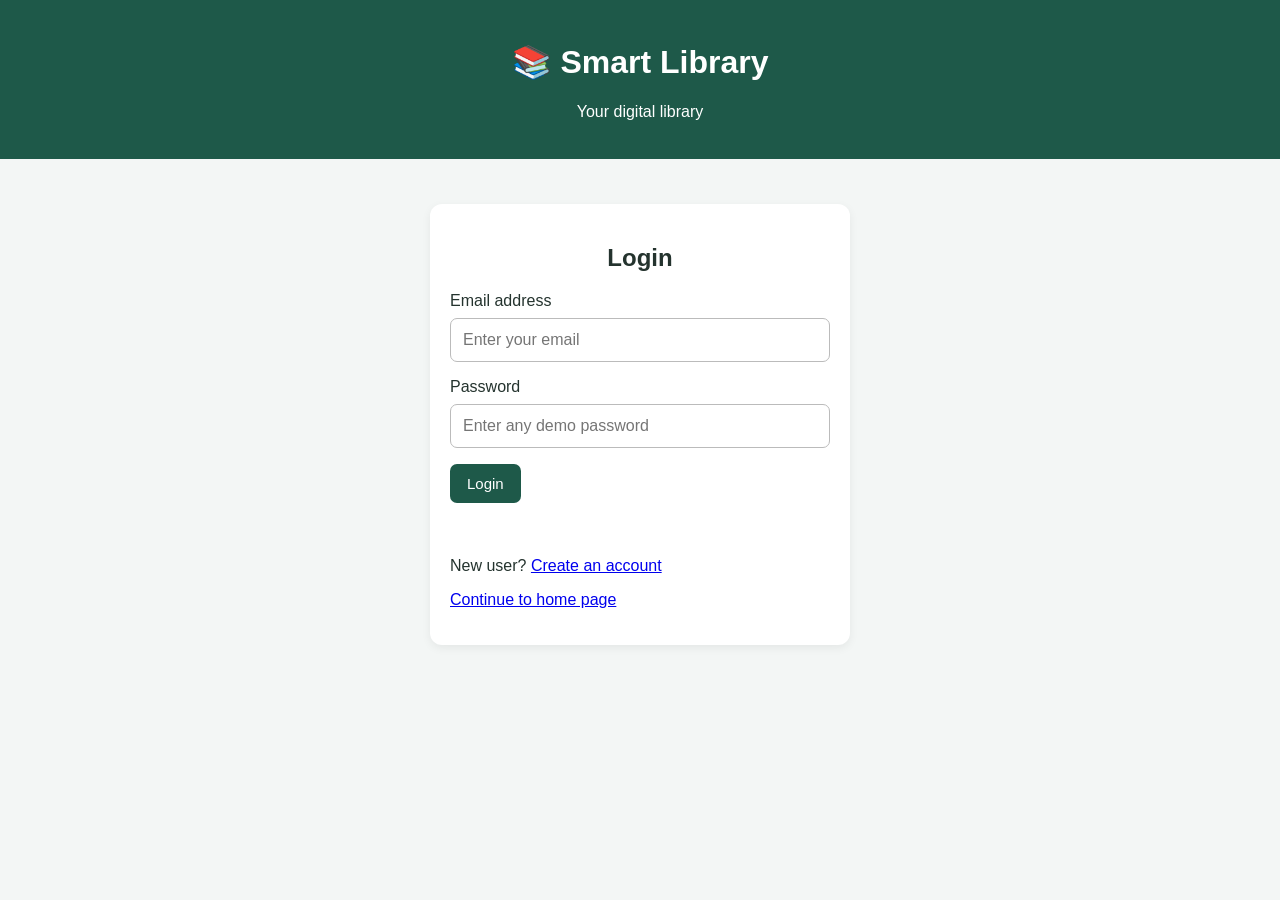
<file: index.html>
<!DOCTYPE html>
<html lang="en">
<head>
  <meta charset="UTF-8">
  <meta name="viewport" content="width=device-width, initial-scale=1">
  <title>Login | Smart Library</title>
  <link rel="stylesheet" href="style.css">
</head>
<body>
  <header>
    <h1>📚 Smart Library</h1>
    <p>Your digital library</p>
  </header>

  <main class="auth-card">
    <h2>Login</h2>
    <form id="loginForm">
      <label for="email">Email address</label>
      <input id="email" type="email" required placeholder="Enter your email">

      <label for="password">Password</label>
      <input id="password" type="password" required placeholder="Enter any demo password">

      <button type="submit">Login</button>
      <p id="message" class="message" role="status"></p>
    </form>
    <p>New user? <a href="register.html">Create an account</a></p>
    <p><a href="index.html">Continue to home page</a></p>
  </main>

  <script src="auth.js"></script>
</body>
</html>
</file>
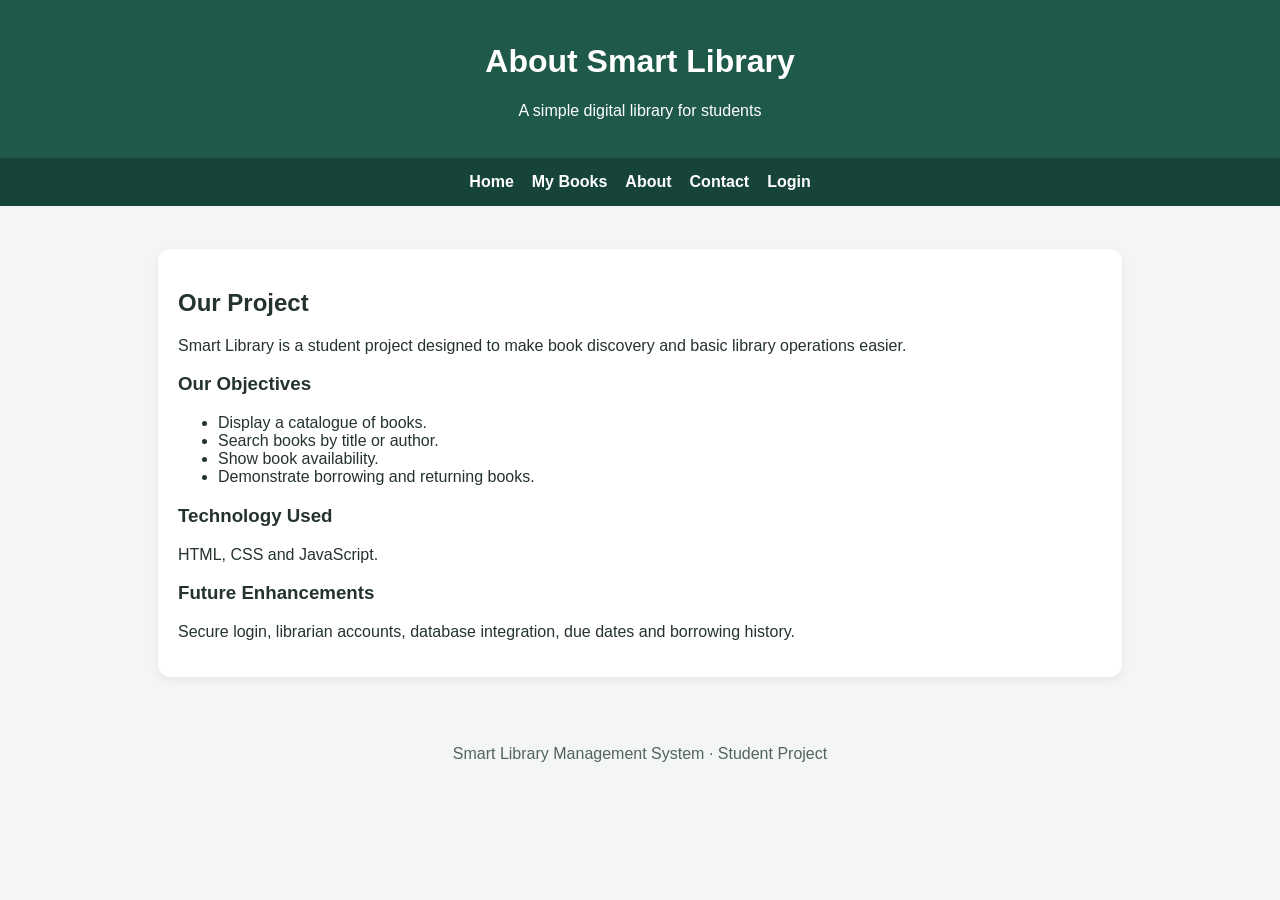
<file: about.html>
<!DOCTYPE html>
<html lang="en">
<head>
  <meta charset="UTF-8">
  <meta name="viewport" content="width=device-width, initial-scale=1">
  <title>About | Smart Library</title>
  <link rel="stylesheet" href="style.css">
</head>
<body>
  <header>
    <h1>About Smart Library</h1>
    <p>A simple digital library for students</p>
  </header>

  <nav>
    <a href="index.html">Home</a>
    <a href="my-books.html">My Books</a>
    <a href="about.html">About</a>
    <a href="contact.html">Contact</a>
    <a href="login.html">Login</a>
  </nav>

  <main>
    <section class="panel">
      <h2>Our Project</h2>
      <p>
        Smart Library is a student project designed to make book discovery
        and basic library operations easier.
      </p>

      <h3>Our Objectives</h3>
      <ul>
        <li>Display a catalogue of books.</li>
        <li>Search books by title or author.</li>
        <li>Show book availability.</li>
        <li>Demonstrate borrowing and returning books.</li>
      </ul>

      <h3>Technology Used</h3>
      <p>HTML, CSS and JavaScript.</p>

      <h3>Future Enhancements</h3>
      <p>Secure login, librarian accounts, database integration, due dates
      and borrowing history.</p>
    </section>
  </main>

  <footer>Smart Library Management System · Student Project</footer>
</body>
</html>
</file>
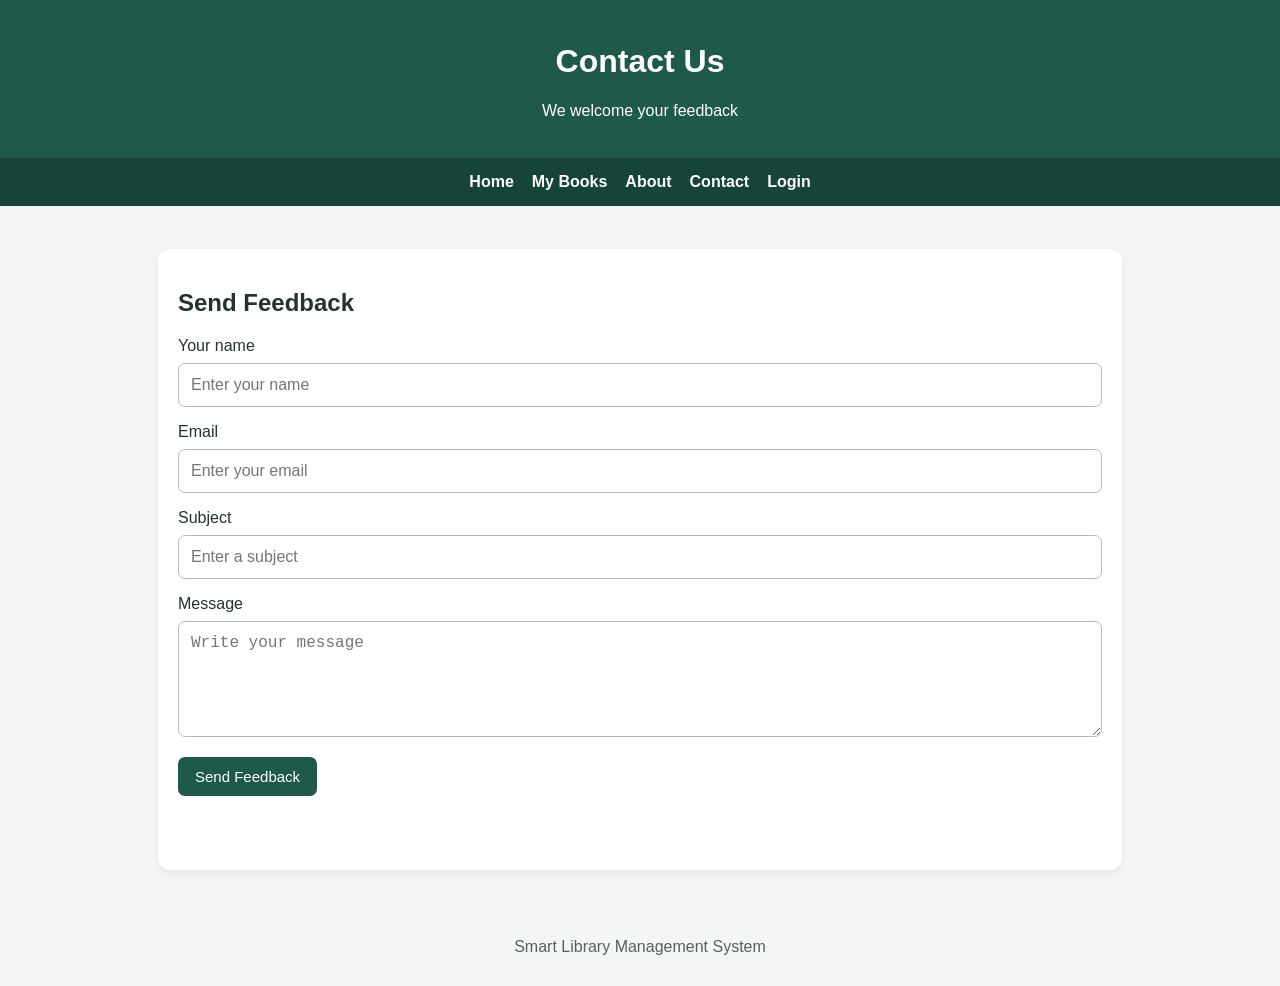
<file: contact.html>
<!DOCTYPE html>
<html lang="en">
<head>
  <meta charset="UTF-8">
  <meta name="viewport" content="width=device-width, initial-scale=1">
  <title>Contact | Smart Library</title>
  <link rel="stylesheet" href="style.css">
</head>
<body>
  <header>
    <h1>Contact Us</h1>
    <p>We welcome your feedback</p>
  </header>

  <nav>
    <a href="index.html">Home</a>
    <a href="my-books.html">My Books</a>
    <a href="about.html">About</a>
    <a href="contact.html">Contact</a>
    <a href="login.html">Login</a>
  </nav>

  <main>
    <section class="panel">
      <h2>Send Feedback</h2>

      <form id="contactForm">
        <label for="name">Your name</label>
        <input id="name" required placeholder="Enter your name">

        <label for="email">Email</label>
        <input id="email" type="email" required placeholder="Enter your email">

        <label for="subject">Subject</label>
        <input id="subject" required placeholder="Enter a subject">

        <label for="feedback">Message</label>
        <textarea id="feedback" rows="5" required
                  placeholder="Write your message"></textarea>

        <button type="submit">Send Feedback</button>
      </form>

      <p id="message" class="message" role="status"></p>
    </section>
  </main>

  <footer>Smart Library Management System</footer>

  <script>
    document.getElementById("contactForm").addEventListener("submit", function(event) {
      event.preventDefault();
      document.getElementById("message").textContent =
        "Thank you! Your demo feedback has been recorded on this page only.";
      this.reset();
    });
  </script>
</body>
</html>
</file>
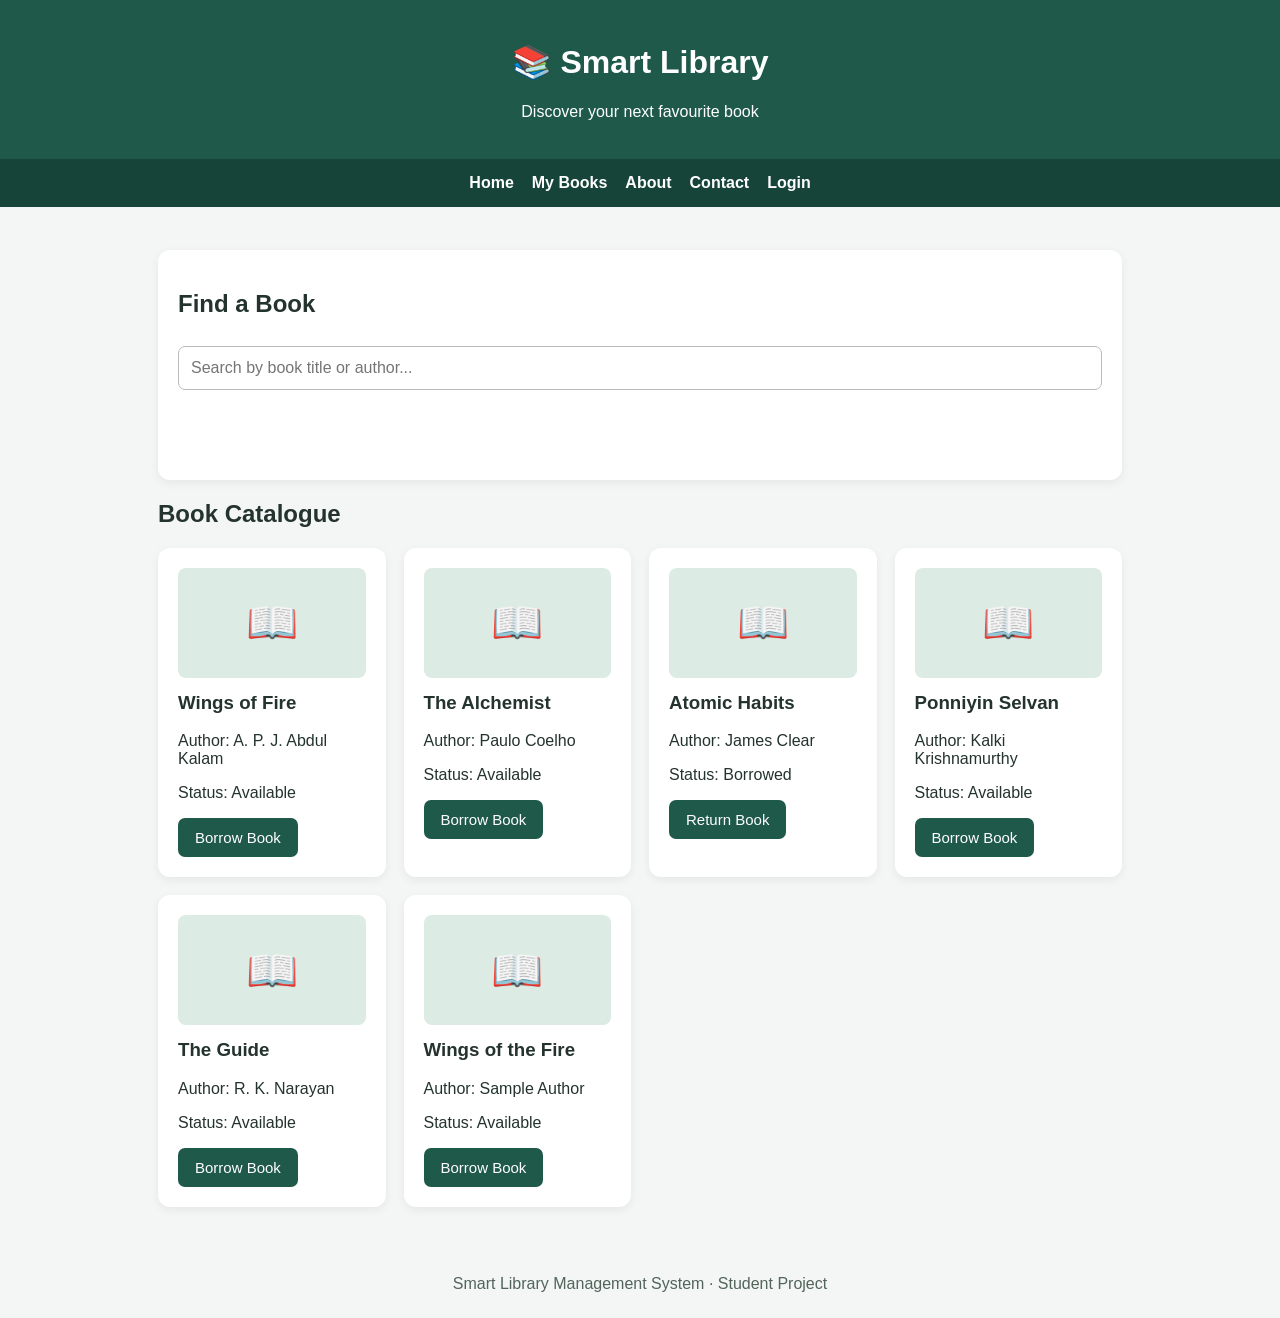
<file: home.html>
<!DOCTYPE html>
<html lang="en">
<head>
  <meta charset="UTF-8">
  <meta name="viewport" content="width=device-width, initial-scale=1">
  <title>Home | Smart Library</title>
  <link rel="stylesheet" href="style.css">
</head>
<body>
  <header>
    <h1>📚 Smart Library</h1>
    <p id="welcome">Discover your next favourite book</p>
  </header>

  <nav>
    <a href="index.html">Home</a>
    <a href="my-books.html">My Books</a>
    <a href="about.html">About</a>
    <a href="contact.html">Contact</a>
    <a href="login.html">Login</a>
  </nav>

  <main>
    <section class="panel">
      <h2>Find a Book</h2>
      <input id="search" type="search"
             placeholder="Search by book title or author..."
             aria-label="Search books">
      <p id="message" class="message" role="status"></p>
    </section>

    <h2>Book Catalogue</h2>
    <section id="bookList" class="book-grid"></section>
  </main>

  <footer>Smart Library Management System · Student Project</footer>
  <script src="app.js"></script>
</body>
</html>
</file>
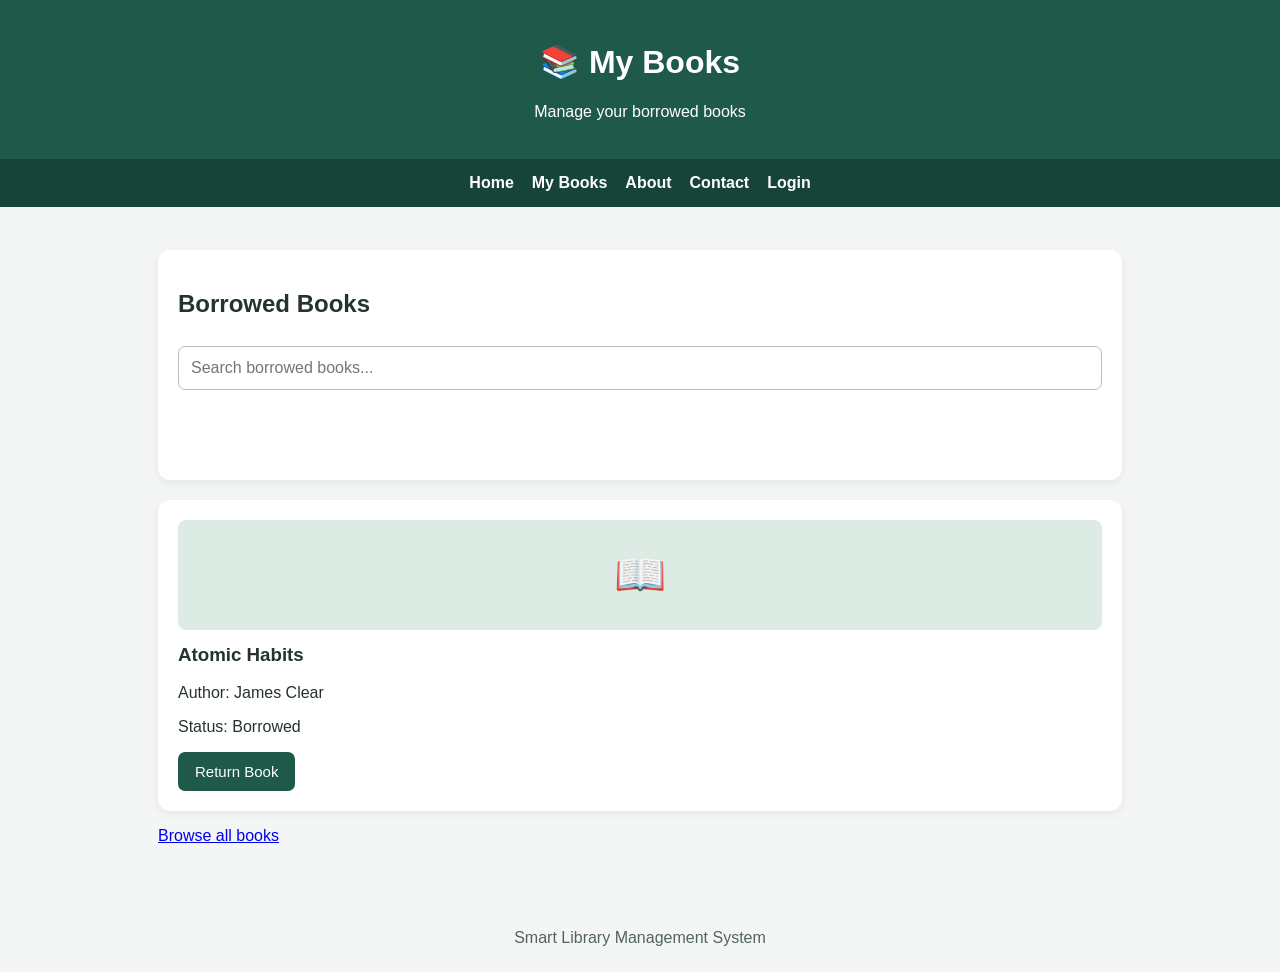
<file: my-books.html>
<!DOCTYPE html>
<html lang="en">
<head>
  <meta charset="UTF-8">
  <meta name="viewport" content="width=device-width, initial-scale=1">
  <title>My Books | Smart Library</title>
  <link rel="stylesheet" href="style.css">
</head>
<body data-page="my-books">
  <header>
    <h1>📚 My Books</h1>
    <p>Manage your borrowed books</p>
  </header>

  <nav>
    <a href="index.html">Home</a>
    <a href="my-books.html">My Books</a>
    <a href="about.html">About</a>
    <a href="contact.html">Contact</a>
    <a href="login.html">Login</a>
  </nav>

  <main>
    <section class="panel">
      <h2>Borrowed Books</h2>
      <input id="search" type="search"
             placeholder="Search borrowed books..."
             aria-label="Search borrowed books">
      <p id="message" class="message" role="status"></p>
    </section>
    <section id="bookList" class="book-grid"></section>
    <p><a href="index.html">Browse all books</a></p>
  </main>

  <footer>Smart Library Management System</footer>
  <script src="app.js"></script>
</body>
</html>
</file>
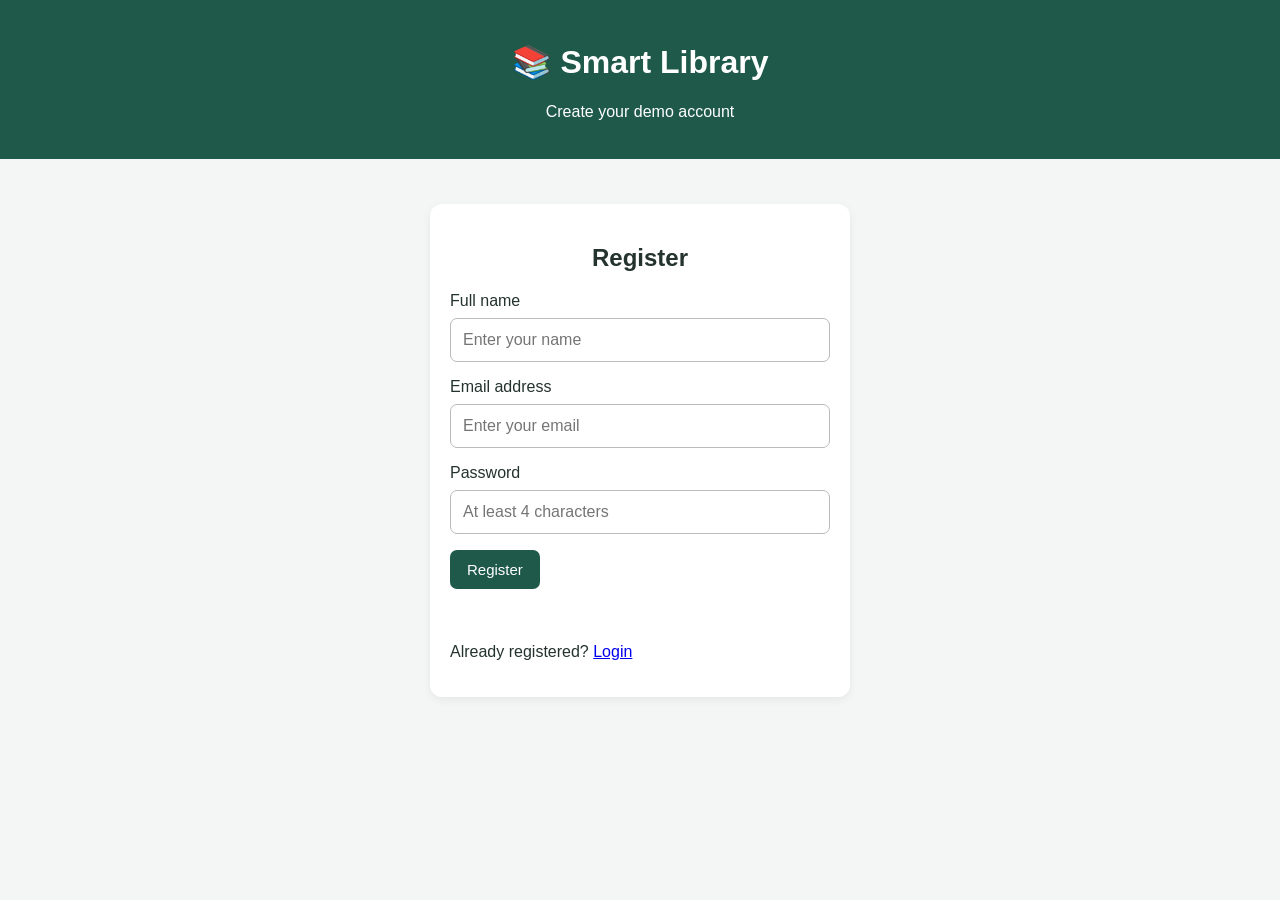
<file: register.html>
<!DOCTYPE html>
<html lang="en">
<head>
  <meta charset="UTF-8">
  <meta name="viewport" content="width=device-width, initial-scale=1">
  <title>Register | Smart Library</title>
  <link rel="stylesheet" href="style.css">
</head>
<body>
  <header>
    <h1>📚 Smart Library</h1>
    <p>Create your demo account</p>
  </header>

  <main class="auth-card">
    <h2>Register</h2>
    <form id="registerForm">
      <label for="name">Full name</label>
      <input id="name" required placeholder="Enter your name">

      <label for="regEmail">Email address</label>
      <input id="regEmail" type="email" required placeholder="Enter your email">

      <label for="regPassword">Password</label>
      <input id="regPassword" type="password" minlength="4" required
             placeholder="At least 4 characters">

      <button type="submit">Register</button>
      <p id="message" class="message" role="status"></p>
    </form>
    <p>Already registered? <a href="login.html">Login</a></p>
  </main>

  <script src="auth.js"></script>
</body>
</html>
</file>
<file: style.css>
/* style.css */
* {
  box-sizing: border-box;
}

body {
  margin: 0;
  font-family: Arial, sans-serif;
  background: #f3f6f5;
  color: #24332e;
}

header {
  background: #1e5949;
  color: white;
  padding: 22px;
  text-align: center;
}

nav {
  display: flex;
  justify-content: center;
  flex-wrap: wrap;
  gap: 18px;
  padding: 15px;
  background: #164438;
}

nav a {
  color: white;
  text-decoration: none;
  font-weight: bold;
}

nav a:hover {
  text-decoration: underline;
}

main {
  max-width: 1000px;
  margin: 25px auto;
  padding: 18px;
}

input, textarea, select {
  width: 100%;
  padding: 12px;
  margin: 8px 0 16px;
  border: 1px solid #bbb;
  border-radius: 7px;
  font-size: 16px;
}

button, .button {
  display: inline-block;
  background: #1e5949;
  color: white;
  border: 0;
  border-radius: 7px;
  padding: 11px 17px;
  cursor: pointer;
  text-decoration: none;
  font-size: 15px;
}

button:hover, .button:hover {
  background: #143d32;
}

.book-grid {
  display: grid;
  grid-template-columns: repeat(auto-fit, minmax(210px, 1fr));
  gap: 18px;
  margin-top: 20px;
}

.book, .panel, .auth-card {
  background: white;
  padding: 20px;
  border-radius: 12px;
  box-shadow: 0 3px 10px #00000010;
}

.book h3 {
  margin-top: 0;
}

.book-cover {
  background: #dcebe3;
  min-height: 110px;
  display: grid;
  place-items: center;
  border-radius: 8px;
  font-size: 42px;
  margin-bottom: 14px;
}

.auth-card {
  max-width: 420px;
  margin: 45px auto;
}

.auth-card h2 {
  text-align: center;
}

.message {
  min-height: 22px;
  color: #1e5949;
}

footer {
  text-align: center;
  padding: 25px;
  color: #52645c;
}

@media (max-width: 600px) {
  nav {
    gap: 12px;
  }

  main {
    margin: 10px auto;
    padding: 14px;
  }
}
</file>
